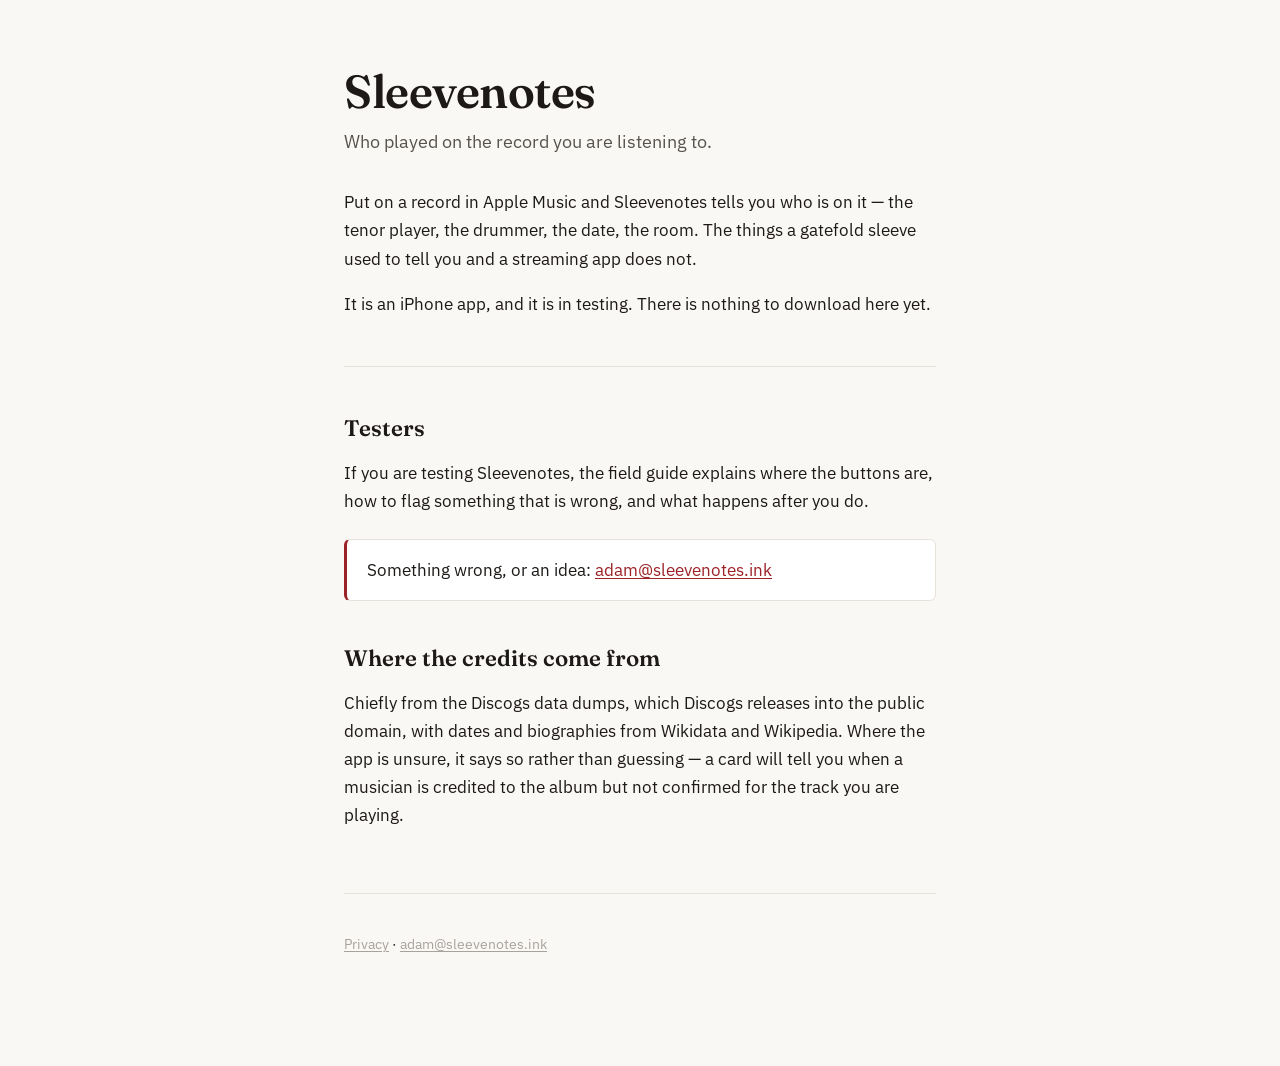
<file: index.html>
<!doctype html>
<html lang="en">
<head>
<meta charset="utf-8">
<meta name="viewport" content="width=device-width, initial-scale=1">
<title>Sleevenotes</title>
<meta name="description" content="Who played on the record you are listening to. An iPhone app, in testing.">
<link rel="preconnect" href="https://fonts.googleapis.com">
<link rel="preconnect" href="https://fonts.gstatic.com" crossorigin>
<link href="https://fonts.googleapis.com/css2?family=Fraunces:opsz,wght@9..144,600&family=IBM+Plex+Sans:wght@400;600&family=IBM+Plex+Mono:wght@400&display=swap" rel="stylesheet">
<link rel="stylesheet" href="style.css">
</head>
<body>
<div class="wrap">

<h1>Sleevenotes</h1>
<p class="lede">Who played on the record you are listening to.</p>

<p>Put on a record in Apple Music and Sleevenotes tells you who is on it — the tenor player,
the drummer, the date, the room. The things a gatefold sleeve used to tell you and a streaming
app does not.</p>

<p>It is an iPhone app, and it is in testing. There is nothing to download here yet.</p>

<hr>

<h2>Testers</h2>

<p>If you are testing Sleevenotes, the field guide explains where the buttons are, how to flag
something that is wrong, and what happens after you do.</p>

<div class="note">
<p>Something wrong, or an idea: <a href="mailto:adam@sleevenotes.ink">adam@sleevenotes.ink</a></p>
</div>

<h2>Where the credits come from</h2>

<p>Chiefly from the Discogs data dumps, which Discogs releases into the public domain, with
dates and biographies from Wikidata and Wikipedia. Where the app is unsure, it says so rather
than guessing — a card will tell you when a musician is credited to the album but not confirmed
for the track you are playing.</p>

<footer>
<p><a href="/privacy/">Privacy</a> · <a href="mailto:adam@sleevenotes.ink">adam@sleevenotes.ink</a></p>
</footer>

</div>
</body>
</html>
</file>
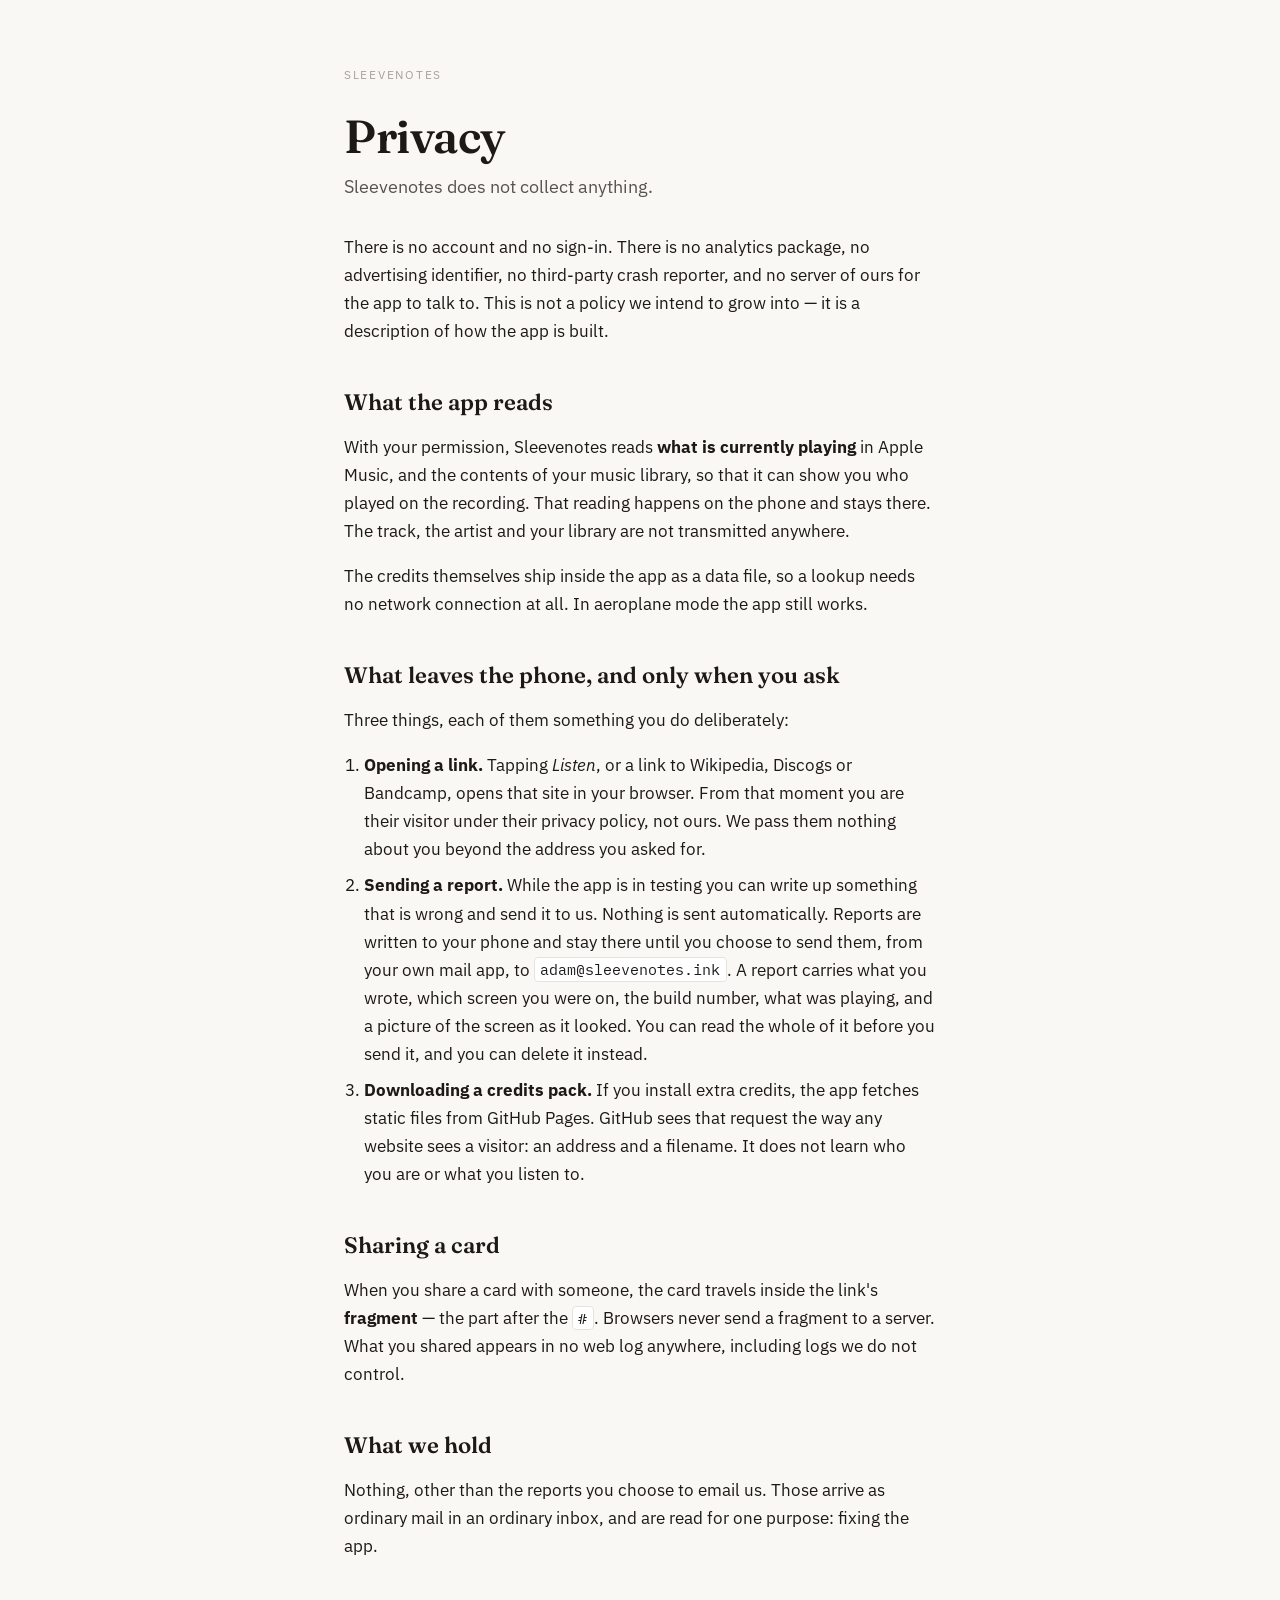
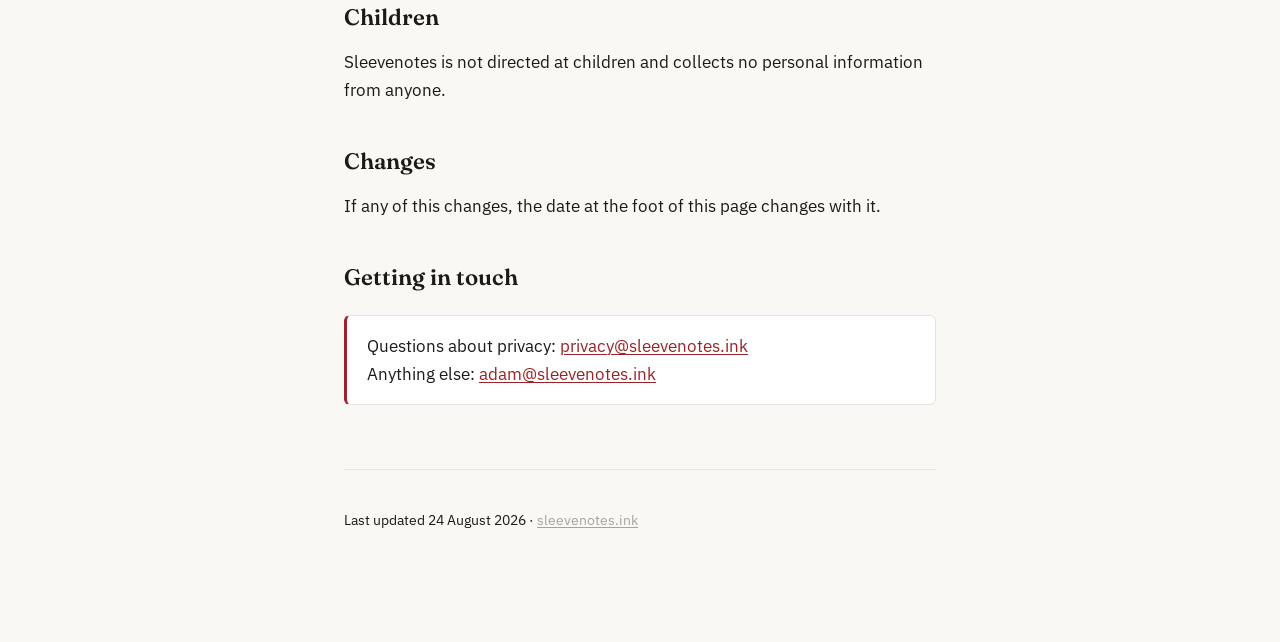
<file: privacy/index.html>
<!doctype html>
<html lang="en">
<head>
<meta charset="utf-8">
<meta name="viewport" content="width=device-width, initial-scale=1">
<title>Privacy — Sleevenotes</title>
<meta name="description" content="Sleevenotes collects nothing. What the app reads, what leaves the phone, and only when you ask.">
<link rel="preconnect" href="https://fonts.googleapis.com">
<link rel="preconnect" href="https://fonts.gstatic.com" crossorigin>
<link href="https://fonts.googleapis.com/css2?family=Fraunces:opsz,wght@9..144,600&family=IBM+Plex+Sans:wght@400;600&family=IBM+Plex+Mono:wght@400&display=swap" rel="stylesheet">
<link rel="stylesheet" href="../style.css">
</head>
<body>
<div class="wrap">

<p class="eyebrow"><a href="/">Sleevenotes</a></p>

<h1>Privacy</h1>
<p class="lede">Sleevenotes does not collect anything.</p>

<p>There is no account and no sign-in. There is no analytics package, no advertising
identifier, no third-party crash reporter, and no server of ours for the app to talk to.
This is not a policy we intend to grow into — it is a description of how the app is built.</p>

<h2>What the app reads</h2>

<p>With your permission, Sleevenotes reads <strong>what is currently playing</strong> in Apple
Music, and the contents of your music library, so that it can show you who played on the
recording. That reading happens on the phone and stays there. The track, the artist and your
library are not transmitted anywhere.</p>

<p>The credits themselves ship inside the app as a data file, so a lookup needs no network
connection at all. In aeroplane mode the app still works.</p>

<h2>What leaves the phone, and only when you ask</h2>

<p>Three things, each of them something you do deliberately:</p>

<ol>
<li><strong>Opening a link.</strong> Tapping <em>Listen</em>, or a link to Wikipedia, Discogs or
Bandcamp, opens that site in your browser. From that moment you are their visitor under their
privacy policy, not ours. We pass them nothing about you beyond the address you asked for.</li>

<li><strong>Sending a report.</strong> While the app is in testing you can write up something
that is wrong and send it to us. Nothing is sent automatically. Reports are written to your
phone and stay there until you choose to send them, from your own mail app, to
<code>adam@sleevenotes.ink</code>. A report carries what you wrote, which screen you were on,
the build number, what was playing, and a picture of the screen as it looked. You can read the
whole of it before you send it, and you can delete it instead.</li>

<li><strong>Downloading a credits pack.</strong> If you install extra credits, the app fetches
static files from GitHub Pages. GitHub sees that request the way any website sees a visitor: an
address and a filename. It does not learn who you are or what you listen to.</li>
</ol>

<h2>Sharing a card</h2>

<p>When you share a card with someone, the card travels inside the link's
<strong>fragment</strong> — the part after the <code>#</code>. Browsers never send a fragment to
a server. What you shared appears in no web log anywhere, including logs we do not control.</p>

<h2>What we hold</h2>

<p>Nothing, other than the reports you choose to email us. Those arrive as ordinary mail in an
ordinary inbox, and are read for one purpose: fixing the app.</p>

<h2>Children</h2>

<p>Sleevenotes is not directed at children and collects no personal information from anyone.</p>

<h2>Changes</h2>

<p>If any of this changes, the date at the foot of this page changes with it.</p>

<h2>Getting in touch</h2>

<div class="note">
<p>Questions about privacy: <a href="mailto:privacy@sleevenotes.ink">privacy@sleevenotes.ink</a><br>
Anything else: <a href="mailto:adam@sleevenotes.ink">adam@sleevenotes.ink</a></p>
</div>

<footer>
<p>Last updated 24 August 2026 · <a href="/">sleevenotes.ink</a></p>
</footer>

</div>
</body>
</html>
</file>
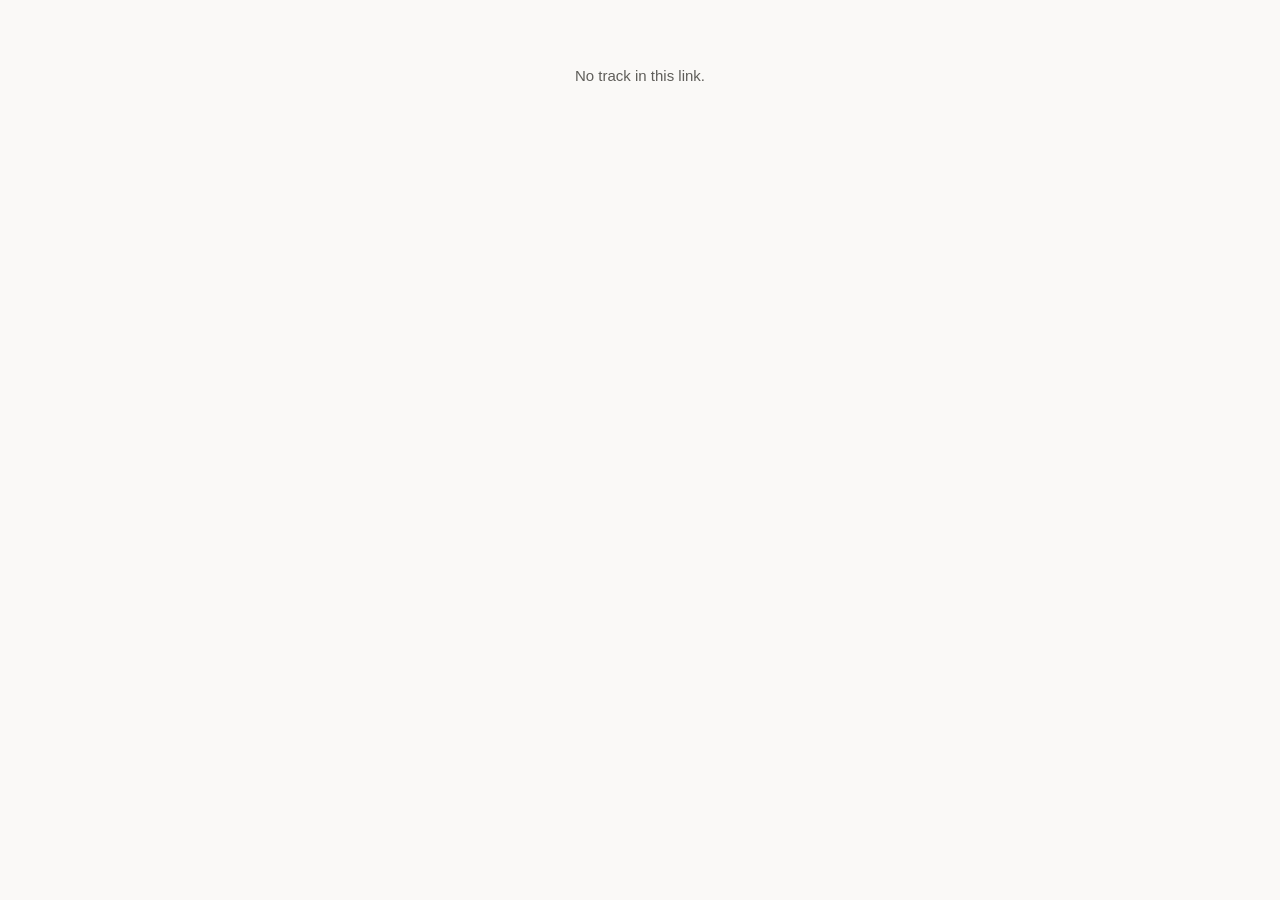
<file: s/index.html>
<!doctype html>
<html lang="en">
<head>
<meta charset="utf-8">
<meta name="viewport" content="width=device-width, initial-scale=1">
<title>Sleevenotes</title>
<style>
  :root{
    --bg:#faf9f7; --card:#ffffff; --ink:#1c1b19; --ink2:#5f5e5a; --ink3:#8b8a84;
    --line:#e3e1db; --ok-bg:#eaf3de; --ok-ink:#3b6d11; --warn-bg:#faeeda; --warn-ink:#854f0b;
    --accent:#185fa5;
  }
  @media (prefers-color-scheme: dark){
    :root:not([data-theme="light"]){
      --bg:#151513; --card:#201f1d; --ink:#f2f1ee; --ink2:#a8a69f; --ink3:#77756e;
      --line:#333230; --ok-bg:#173404; --ok-ink:#c0dd97; --warn-bg:#412402; --warn-ink:#fac775;
      --accent:#85b7eb;
    }
  }
  :root[data-theme="dark"]{
    --bg:#151513; --card:#201f1d; --ink:#f2f1ee; --ink2:#a8a69f; --ink3:#77756e;
    --line:#333230; --ok-bg:#173404; --ok-ink:#c0dd97; --warn-bg:#412402; --warn-ink:#fac775;
    --accent:#85b7eb;
  }
  *{box-sizing:border-box}
  body{margin:0;background:var(--bg);color:var(--ink);
    font:400 17px/1.5 -apple-system,BlinkMacSystemFont,"Segoe UI",Helvetica,Arial,sans-serif;
    -webkit-font-smoothing:antialiased;padding:20px 16px 40px}
  .wrap{max-width:420px;margin:0 auto}
  .from{font-size:14px;color:var(--ink2);margin:0 0 12px;line-height:1.45}
  .from b{font-weight:500;color:var(--ink)}
  .quote{margin:0 0 14px;padding:10px 14px;border-left:3px solid var(--accent);
    background:var(--card);font-size:15px;line-height:1.5;color:var(--ink)}
  .card{background:var(--card);border:1px solid var(--line);border-radius:16px;overflow:hidden}
  .hd{padding:14px 16px 12px;border-bottom:1px solid var(--line);
    display:flex;justify-content:space-between;align-items:baseline;gap:10px}
  .hd .a{font-size:14px;color:var(--ink2);margin:0 0 2px}
  .hd .t{font-size:19px;font-weight:500;margin:0}
  .hd .y{font-size:15px;color:var(--ink2);white-space:nowrap}
  .sec{font-size:12px;color:var(--ink3);letter-spacing:.05em;margin:14px 16px 4px}
  .row{display:flex;justify-content:space-between;align-items:baseline;gap:12px;
    padding:7px 16px}
  .row .n{font-size:17px}
  .row .i{font-size:13px;color:var(--ink2);text-align:right}
  .row.solo .n::before{content:"";display:inline-block;width:5px;height:5px;border-radius:50%;
    background:var(--accent);vertical-align:middle;margin-right:7px}
  .soloists{background:color-mix(in srgb,var(--accent) 7%,transparent);padding-bottom:6px}
  .foot{margin-top:14px;padding:11px 16px;border-top:1px solid var(--line);
    display:flex;align-items:center;gap:9px;flex-wrap:wrap}
  .tier{font-size:12px;padding:3px 9px;border-radius:7px;background:var(--ok-bg);color:var(--ok-ink)}
  .tier.album,.tier.uncertain{background:var(--warn-bg);color:var(--warn-ink)}
  .why{font-size:12px;color:var(--ink3);flex:1;min-width:140px}
  .note{margin:9px 16px 0;font-size:12px;color:var(--ink3);line-height:1.5}
  .btn{display:block;margin:14px 0 0;padding:13px;border-radius:12px;text-align:center;
    text-decoration:none;font-size:16px;font-weight:500;background:var(--ink);color:var(--bg)}
  .btn.alt{background:transparent;color:var(--accent);border:1px solid var(--line);font-weight:400;margin-top:9px}
  .links{margin:18px 0 0;padding:0;list-style:none}
  .also{margin:9px 0 0;font-size:14px;color:var(--ink3);text-align:center}
  .also a{color:var(--accent);text-decoration:none}
  .links li{margin:0 0 9px}
  .links a{color:var(--accent);text-decoration:none;font-size:15px}
  .links span{display:block;font-size:12px;color:var(--ink3)}
  .empty{color:var(--ink2);font-size:15px;text-align:center;padding:30px 0}
</style>
</head>
<body>
<div class="wrap" id="wrap"></div>
<script>
var REEDS=/clarinet|saxophone|\balto\b|\btenor\b|baritone|soprano|bass clarinet|flute|oboe|bassoon/i;
var BRASS=/trumpet|cornet|trombone|tuba|flugelhorn|horn\b/i;
var RHYTHM=/piano|bass\b|drums|guitar|banjo|vibraphone|percussion|organ|celesta|conga|bongo|timbales/i;

function esc(s){return String(s==null?"":s).replace(/[&<>"]/g,function(c){
  return {"&":"&amp;","<":"&lt;",">":"&gt;",'"':"&quot;"}[c];});}

function parse(){
  var h=location.hash.replace(/^#/,""); var o={};
  if(!h) return null;
  h.split("&").forEach(function(kv){
    var i=kv.indexOf("="); if(i<0) return;
    o[decodeURIComponent(kv.slice(0,i))]=decodeURIComponent(kv.slice(i+1).replace(/\+/g," "));
  });
  return o.t?o:null;
}
function people(s){
  if(!s) return [];
  return s.split("!").filter(Boolean).map(function(p){
    var b=p.split("~"); return {name:b[0]||"", inst:b[1]||""};
  });
}
function mmss(sec){
  sec=parseInt(sec,10); if(isNaN(sec)||sec<0) return null;
  return Math.floor(sec/60)+":"+String(sec%60).padStart(2,"0");
}
function group(list){
  var g={reeds:[],brass:[],rhythm:[],other:[]};
  list.forEach(function(p){
    var i=p.inst||"";
    if(REEDS.test(i)) g.reeds.push(p);
    else if(BRASS.test(i)) g.brass.push(p);
    else if(RHYTHM.test(i)) g.rhythm.push(p);
    else g.other.push(p);
  });
  return g;
}
function rows(list,solo){
  return list.map(function(p){
    return '<div class="row'+(solo?' solo':'')+'"><span class="n">'+esc(p.name)+
      '</span><span class="i">'+esc(p.inst)+'</span></div>';
  }).join("");
}
var SERVICES=[
  {id:"apple", name:"Apple Music", url:function(d){
     return d.k ? "https://music.apple.com/album/"+encodeURIComponent(d.k)
                : "https://music.apple.com/search?term="+encodeURIComponent(q(d));}},
  {id:"spotify", name:"Spotify", url:function(d){
     return "https://open.spotify.com/search/"+encodeURIComponent(q(d));}},
  {id:"youtube", name:"YouTube", url:function(d){
     return "https://www.youtube.com/results?search_query="+encodeURIComponent(q(d));}}
];
function q(d){return ((d.a||"")+" "+(d.t||"")).trim();}
function preferred(){
  try{ return localStorage.getItem("listenOn")||"apple"; }catch(e){ return "apple"; }
}
function setPreferred(id){
  try{ localStorage.setItem("listenOn",id); }catch(e){}
}
function render(){
  var d=parse(), w=document.getElementById("wrap");
  if(!d){ w.innerHTML='<p class="empty">No track in this link.</p>'; return; }

  var band=people(d.p), solos=people(d.sl);
  var soloNames={}; solos.forEach(function(p){soloNames[p.name]=1;});
  var rest=band.filter(function(p){return !soloNames[p.name];});
  var g=group(rest);
  var at=mmss(d.ts);

  var intro="";
  if(d.f){
    intro='<p class="from"><b>'+esc(d.f)+'</b> sent you this';
    if(d.m) intro+=' &mdash; listen to <b>'+esc(d.m)+'</b>';
    if(at) intro+=(d.m?' at ':' &mdash; start at ')+'<b>'+at+'</b>';
    intro+='.</p>';
  }
  if(d.n) intro+='<p class="quote">'+esc(d.n)+'</p>';

  var tier=(d.c||"").toLowerCase();
  var tierLabel={confirmed:"Confirmed",likely:"Likely",album:"Album credit",uncertain:"Uncertain"}[tier];
  var tierWhy={confirmed:"two sources agree",likely:"one reliable source",
    album:"credited to the album, may not be exact for this track",
    uncertain:"sources disagree"}[tier];

  var html=intro+'<div class="card"><div class="hd"><div>'+
    '<p class="a">'+esc(d.a)+'</p><p class="t">'+esc(d.t)+'</p></div>'+
    (d.y?'<span class="y">'+esc(d.y)+'</span>':'')+'</div>';

  if(solos.length) html+='<div class="soloists"><p class="sec">soloists</p>'+rows(solos,true)+'</div>';
  if(g.reeds.length)  html+='<p class="sec">reeds</p>'+rows(g.reeds);
  if(g.brass.length)  html+='<p class="sec">brass</p>'+rows(g.brass);
  if(g.rhythm.length) html+='<p class="sec">rhythm</p>'+rows(g.rhythm);
  if(g.other.length)  html+='<p class="sec">also</p>'+rows(g.other);
  if(!band.length && !solos.length)
    html+='<p class="note" style="margin:14px 16px">No personnel travelled with this link. Open in the app to look them up.</p>';

  if(tierLabel) html+='<div class="foot"><span class="tier '+tier+'">'+tierLabel+
    '</span><span class="why">'+esc(tierWhy)+'</span></div>';
  if(d.al) html+='<p class="note">from <em>'+esc(d.al)+'</em></p>';
  html+='</div>';

  var pref=preferred();
  var main=SERVICES.filter(function(s){return s.id===pref;})[0]||SERVICES[0];
  var others=SERVICES.filter(function(s){return s.id!==main.id;});
  html+='<a class="btn" href="'+main.url(d)+'">Listen on '+main.name+'</a>';
  html+='<p class="also">also on '+others.map(function(s){
    return '<a href="'+s.url(d)+'" data-svc="'+s.id+'">'+s.name+'</a>';
  }).join(' &middot; ')+'</p>';
  html+='<a class="btn alt" href="sleevenotes://open'+location.hash+'">Open in the app</a>';

  var sq=encodeURIComponent((d.a||"")+" "+(d.al||d.t||""));
  html+='<ul class="links">'+
    '<li><a href="https://en.wikipedia.org/w/index.php?search='+sq+'">Wikipedia</a>'+
    '<span>background on the record</span></li>'+
    '<li><a href="https://www.discogs.com/search/?q='+sq+'&type=release">Discogs</a>'+
    '<span>pressings and full credits</span></li></ul>';

  w.innerHTML=html;
  var alts=w.querySelectorAll(".also a[data-svc]");
  for(var i=0;i<alts.length;i++){
    alts[i].addEventListener("click",function(){ setPreferred(this.getAttribute("data-svc")); });
  }
  document.title=(d.t||"Shared track")+" — credits";
}
render();
window.addEventListener("hashchange",render);
</script>
</body>
</html>
</file>
<file: style.css>
/* One stylesheet for sleevenotes.ink. No build step, no framework. */
:root {
  --ink: #1c1917;
  --dim: #57534e;
  --faint: #a8a29e;
  --paper: #faf8f5;
  --card: #ffffff;
  --rule: #e7e2db;
  --accent: #9B2226;
}
@media (prefers-color-scheme: dark) {
  :root:not([data-theme="light"]) {
    --ink: #ece7e1; --dim: #a8a29e; --faint: #6b6560;
    --paper: #14100e; --card: #1c1917; --rule: #2e2926; --accent: #e07a7e;
  }
}
:root[data-theme="dark"] {
  --ink: #ece7e1; --dim: #a8a29e; --faint: #6b6560;
  --paper: #14100e; --card: #1c1917; --rule: #2e2926; --accent: #e07a7e;
}
* { box-sizing: border-box; }
body {
  margin: 0;
  background: var(--paper);
  color: var(--ink);
  font: 400 17px/1.65 "IBM Plex Sans", -apple-system, BlinkMacSystemFont, "Segoe UI", sans-serif;
  -webkit-font-smoothing: antialiased;
}
.wrap { max-width: 40rem; margin: 0 auto; padding: 4rem 1.5rem 6rem; }
h1, h2, h3 { font-family: Fraunces, Georgia, "Times New Roman", serif; font-weight: 600; line-height: 1.2; }
h1 { font-size: clamp(2rem, 6vw, 2.9rem); margin: 0 0 .4rem; letter-spacing: -0.01em; }
h2 { font-size: 1.4rem; margin: 2.75rem 0 .6rem; }
h3 { font-size: 1.1rem; margin: 1.75rem 0 .35rem; }
p, li { color: var(--ink); }
a { color: var(--accent); text-decoration-thickness: 1px; text-underline-offset: 2px; }
.lede { font-size: 1.15rem; color: var(--dim); margin: 0 0 2rem; }
.eyebrow {
  font-size: .78rem; letter-spacing: .14em; text-transform: uppercase;
  color: var(--faint); margin: 0 0 1.5rem;
}
.eyebrow a { color: var(--faint); text-decoration: none; }
.eyebrow a:hover { color: var(--accent); }
hr { border: 0; border-top: 1px solid var(--rule); margin: 3rem 0; }
ol, ul { padding-left: 1.25rem; }
li { margin: .5rem 0; }
code {
  font-family: "IBM Plex Mono", ui-monospace, SFMono-Regular, Menlo, monospace;
  font-size: .9em; background: var(--card); border: 1px solid var(--rule);
  border-radius: 4px; padding: .08em .35em;
}
.note {
  background: var(--card); border: 1px solid var(--rule); border-left: 3px solid var(--accent);
  border-radius: 6px; padding: 1rem 1.25rem; margin: 1.5rem 0;
}
.note p:first-child { margin-top: 0; }
.note p:last-child { margin-bottom: 0; }
footer { margin-top: 4rem; padding-top: 1.5rem; border-top: 1px solid var(--rule);
         color: var(--faint); font-size: .9rem; }
footer a { color: var(--faint); }
</file>
